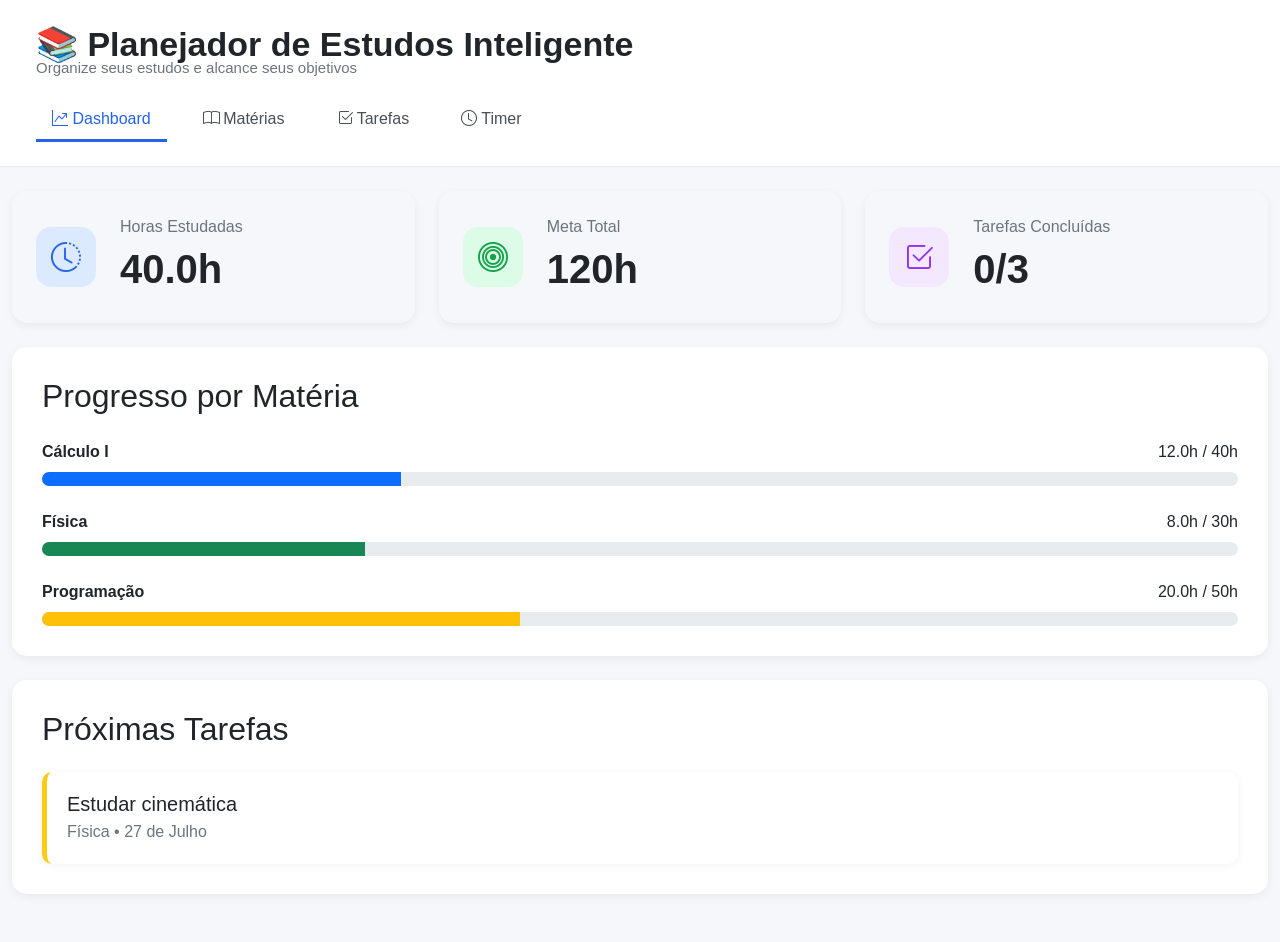
<file: index.html>
<!DOCTYPE html>
<html lang="pt-BR">
<head>
    <meta charset="UTF-8">
    <meta name="viewport" content="width=device-width, initial-scale=1.0">
    <title>Planejador de Estudos Inteligente</title>

    <!-- Bootstrap -->
    <link href="https://cdn.jsdelivr.net/npm/bootstrap@5.3.3/dist/css/bootstrap.min.css" rel="stylesheet">

    <!-- Bootstrap Icons -->
    <link href="https://cdn.jsdelivr.net/npm/bootstrap-icons@1.11.3/font/bootstrap-icons.css" rel="stylesheet">

    <style>

        body{
            background:#f5f7fb;
            font-family: "Segoe UI", sans-serif;
        }

        .navbar-custom{
            background:white;
            border-bottom:1px solid #e9ecef;
        }

        .brand-title{
            font-size:34px;
            font-weight:700;
        }

        .subtitle{
            color:#6c757d;
            margin-top:-8px;
            font-size:15px;
        }

        .menu{
            margin-top:20px;
        }

        .menu .nav-link{
            color:#495057;
            font-weight:500;
            margin-right:20px;
        }

        .menu .nav-link.active{
            color:#2563eb;
            border-bottom:3px solid #2563eb;
        }

        .card-dashboard{
            border:none;
            border-radius:15px;
            box-shadow:0 3px 10px rgba(0,0,0,.06);
        }

        .icon-box{
            width:60px;
            height:60px;
            border-radius:15px;
            display:flex;
            align-items:center;
            justify-content:center;
            font-size:30px;
        }

        .icon-blue{
            background:#dbeafe;
            color:#2563eb;
        }

        .icon-green{
            background:#dcfce7;
            color:#16a34a;
        }

        .icon-purple{
            background:#f3e8ff;
            color:#9333ea;
        }

        .dashboard-number{
            font-size:40px;
            font-weight:bold;
        }

        .section-card{
            background:white;
            border:none;
            border-radius:15px;
            padding:30px;
            box-shadow:0 3px 10px rgba(0,0,0,.06);
        }

        .progress{
            height:14px;
            border-radius:10px;
            background:#e9ecef;
        }

        .task-card{
            border-left:5px solid #facc15;
            background:#fff;
            padding:20px;
            border-radius:10px;
            box-shadow:0 2px 8px rgba(0,0,0,.05);
        }

    </style>

</head>
<body>

<div class="container-fluid p-0">

    <!-- Cabeçalho -->

    <div class="navbar-custom p-4">

        <div class="container-fluid">

            <h2 class="brand-title mb-0">
                📚 Planejador de Estudos Inteligente
            </h2>

            <div class="subtitle">
                Organize seus estudos e alcance seus objetivos
            </div>

            <ul class="nav menu">

                <li class="nav-item">
                    <a class="nav-link active" href="#">
                        <i class="bi bi-graph-up-arrow"></i>
                        Dashboard
                    </a>
                </li>

                <li class="nav-item">
                    <a class="nav-link" href="materias.html">
                        <i class="bi bi-book"></i>
                        Matérias
                    </a>
                </li>

                <li class="nav-item">
                    <a class="nav-link" href="tarefas.html">
                        <i class="bi bi-check2-square"></i>
                        Tarefas
                    </a>
                </li>

                <li class="nav-item">
                    <a class="nav-link" href="pomodoro.html">
                        <i class="bi bi-clock"></i>
                        Timer
                    </a>
                </li>

            </ul>

        </div>

    </div>

    <!-- Conteúdo -->

    <div class="container-fluid mt-4">

        <!-- Cards -->

        <div class="row g-4">

            <div class="col-md-4">

                <div class="card-dashboard p-4">

                    <div class="d-flex align-items-center">

                        <div class="icon-box icon-blue">
                            <i class="bi bi-clock-history"></i>
                        </div>

                        <div class="ms-4">

                            <div class="text-secondary">
                                Horas Estudadas
                            </div>

                            <div class="dashboard-number">
                                40.0h
                            </div>

                        </div>

                    </div>

                </div>

            </div>

            <div class="col-md-4">

                <div class="card-dashboard p-4">

                    <div class="d-flex align-items-center">

                        <div class="icon-box icon-green">
                            <i class="bi bi-bullseye"></i>
                        </div>

                        <div class="ms-4">

                            <div class="text-secondary">
                                Meta Total
                            </div>

                            <div class="dashboard-number">
                                120h
                            </div>

                        </div>

                    </div>

                </div>

            </div>

            <div class="col-md-4">

                <div class="card-dashboard p-4">

                    <div class="d-flex align-items-center">

                        <div class="icon-box icon-purple">
                            <i class="bi bi-check2-square"></i>
                        </div>

                        <div class="ms-4">

                            <div class="text-secondary">
                                Tarefas Concluídas
                            </div>

                            <div class="dashboard-number">
                                0/3
                            </div>

                        </div>

                    </div>

                </div>

            </div>

        </div>

        <!-- Progresso -->

        <div class="section-card mt-4">

            <h2 class="mb-4">
                Progresso por Matéria
            </h2>

            <div class="mb-4">

                <div class="d-flex justify-content-between">

                    <strong>Cálculo I</strong>

                    <span>12.0h / 40h</span>

                </div>

                <div class="progress mt-2">

                    <div class="progress-bar bg-primary"
                         style="width:30%;">
                    </div>

                </div>

            </div>

            <div class="mb-4">

                <div class="d-flex justify-content-between">

                    <strong>Física</strong>

                    <span>8.0h / 30h</span>

                </div>

                <div class="progress mt-2">

                    <div class="progress-bar bg-success"
                         style="width:27%;">
                    </div>

                </div>

            </div>

            <div>

                <div class="d-flex justify-content-between">

                    <strong>Programação</strong>

                    <span>20.0h / 50h</span>

                </div>

                <div class="progress mt-2">

                    <div class="progress-bar bg-warning"
                         style="width:40%;">
                    </div>

                </div>

            </div>

        </div>

        <!-- Próximas tarefas -->

        <div class="section-card mt-4 mb-5">

            <h2 class="mb-4">
                Próximas Tarefas
            </h2>

            <div class="task-card">

                <h5 class="mb-1">
                    Estudar cinemática
                </h5>

                <span class="text-secondary">
                    Física • 27 de Julho
                </span>

            </div>

            

        </div>

    </div>

</div>

<script src="https://cdn.jsdelivr.net/npm/bootstrap@5.3.3/dist/js/bootstrap.bundle.min.js"></script>

</body>
</html>
</file>
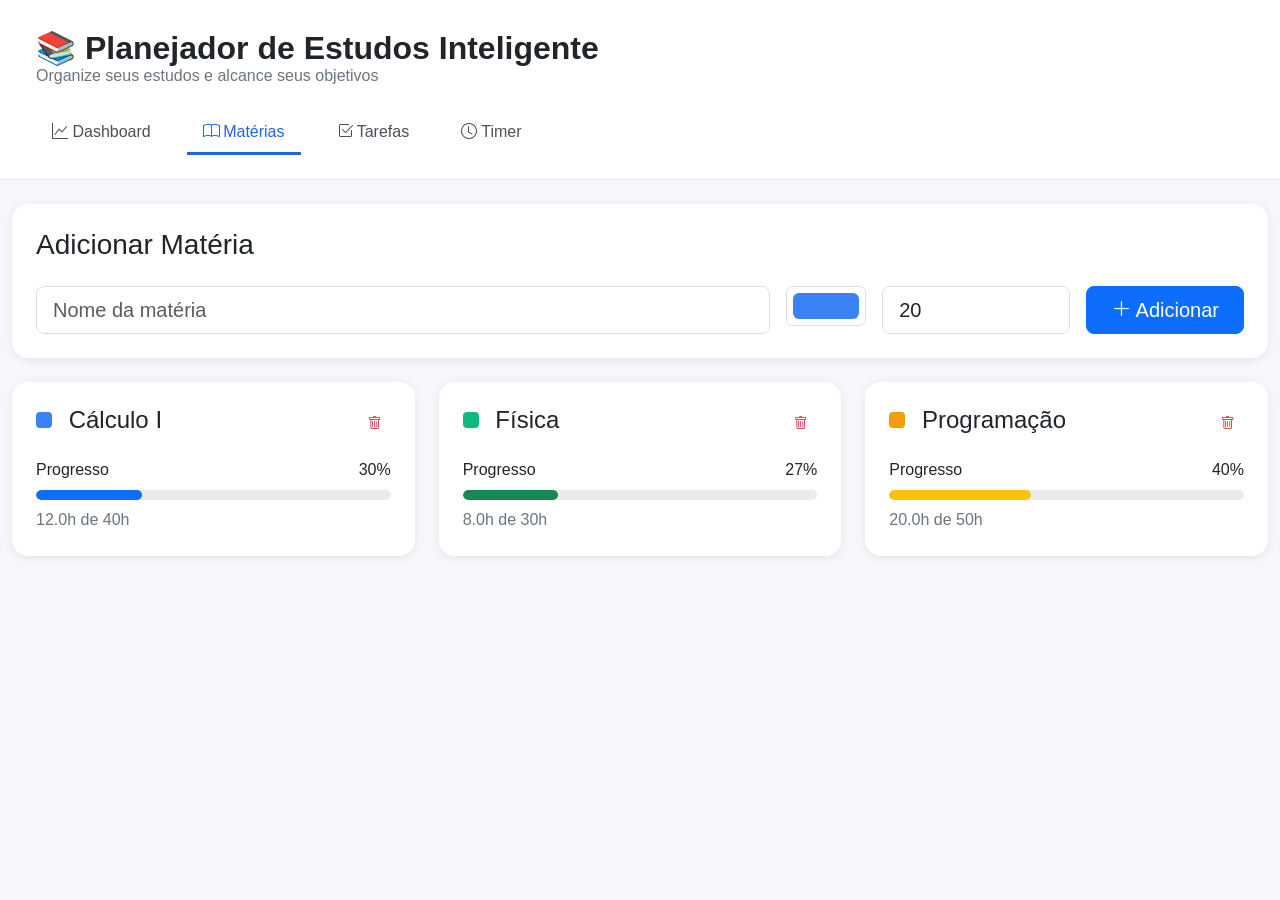
<file: materias.html>
<!DOCTYPE html>
<html lang="pt-BR">
<head>
<meta charset="UTF-8">
<meta name="viewport" content="width=device-width, initial-scale=1.0">

<title>Planejador de Estudos Inteligente</title>

<link href="https://cdn.jsdelivr.net/npm/bootstrap@5.3.3/dist/css/bootstrap.min.css" rel="stylesheet">
<link href="https://cdn.jsdelivr.net/npm/bootstrap-icons@1.11.3/font/bootstrap-icons.css" rel="stylesheet">

<style>

body{
    background:#f5f7fb;
    font-family:'Segoe UI',sans-serif;
}

header{
    background:#fff;
    border-bottom:1px solid #e9ecef;
}

.logo{
    font-size:2rem;
    font-weight:700;
}

.subtitulo{
    color:#6c757d;
    margin-top:-8px;
}

.nav-link{
    color:#495057;
    font-weight:500;
    margin-right:20px;
}

.nav-link.active{
    color:#2563eb !important;
    border-bottom:3px solid #2563eb;
}

.card-custom{
    border:none;
    border-radius:16px;
    box-shadow:0 2px 10px rgba(0,0,0,.08);
}

.progress{
    height:10px;
    background:#e9ecef;
}

.progress-bar{
    border-radius:10px;
}

.materia-icon{
    width:16px;
    height:16px;
    border-radius:4px;
    display:inline-block;
    margin-right:10px;
}

.input-color{
    width:80px;
    height:40px;
}

</style>

</head>
<body>

<header class="p-4">

<div class="container-fluid">

<div class="logo">
📚 Planejador de Estudos Inteligente
</div>

<div class="subtitulo">
Organize seus estudos e alcance seus objetivos
</div>

<ul class="nav mt-4">

<li class="nav-item">
<a class="nav-link" href="#">
<i class="bi bi-graph-up"></i>
Dashboard
</a>
</li>

<li class="nav-item">
<a class="nav-link active" href="materias.html">
<i class="bi bi-book"></i>
Matérias
</a>
</li>

<li class="nav-item">
<a class="nav-link" href="tarefas.html">
<i class="bi bi-check2-square"></i>
Tarefas
</a>
</li>

<li class="nav-item">
<a class="nav-link" href="pomodoro.html">
<i class="bi bi-clock"></i>
Timer
</a>
</li>

</ul>

</div>

</header>

<div class="container-fluid mt-4">

<!-- Adicionar matéria -->

<div class="card card-custom p-4 mb-4">

<h2 class="h3 mb-4">
Adicionar Matéria
</h2>

<div class="row g-3">

<div class="col-lg">
<input
class="form-control form-control-lg"
placeholder="Nome da matéria">
</div>

<div class="col-auto">
<input
type="color"
class="form-control form-control-color input-color"
value="#3b82f6">
</div>

<div class="col-md-2">
<input
class="form-control form-control-lg"
type="number"
value="20">
</div>

<div class="col-auto">

<button class="btn btn-primary btn-lg px-4">

<i class="bi bi-plus-lg"></i>

Adicionar

</button>

</div>

</div>

</div>

<!-- Cards -->

<div class="row g-4">

<!-- Card -->

<div class="col-md-4">

<div class="card card-custom p-4">

<div class="d-flex justify-content-between align-items-center">

<h4>

<span
class="materia-icon"
style="background:#3b82f6">
</span>

Cálculo I

</h4>

<button class="btn btn-sm text-danger">

<i class="bi bi-trash"></i>

</button>

</div>

<div class="mt-3">

<div class="d-flex justify-content-between">

<span>Progresso</span>

<span>30%</span>

</div>

<div class="progress mt-2">

<div
class="progress-bar bg-primary"
style="width:30%">
</div>

</div>

<div class="text-secondary mt-2">

12.0h de 40h

</div>

</div>

</div>

</div>

<!-- Física -->

<div class="col-md-4">

<div class="card card-custom p-4">

<div class="d-flex justify-content-between align-items-center">

<h4>

<span
class="materia-icon"
style="background:#10b981">
</span>

Física

</h4>

<button class="btn btn-sm text-danger">

<i class="bi bi-trash"></i>

</button>

</div>

<div class="mt-3">

<div class="d-flex justify-content-between">

<span>Progresso</span>

<span>27%</span>

</div>

<div class="progress mt-2">

<div
class="progress-bar bg-success"
style="width:27%">
</div>

</div>

<div class="text-secondary mt-2">

8.0h de 30h

</div>

</div>

</div>

</div>

<!-- Programação -->

<div class="col-md-4">

<div class="card card-custom p-4">

<div class="d-flex justify-content-between align-items-center">

<h4>

<span
class="materia-icon"
style="background:#f59e0b">
</span>

Programação

</h4>

<button class="btn btn-sm text-danger">

<i class="bi bi-trash"></i>

</button>

</div>

<div class="mt-3">

<div class="d-flex justify-content-between">

<span>Progresso</span>

<span>40%</span>

</div>

<div class="progress mt-2">

<div
class="progress-bar bg-warning"
style="width:40%">
</div>

</div>

<div class="text-secondary mt-2">

20.0h de 50h

</div>

</div>

</div>

</div>

</div>

</div>

<script src="https://cdn.jsdelivr.net/npm/bootstrap@5.3.3/dist/js/bootstrap.bundle.min.js"></script>

</body>
</html>
</file>
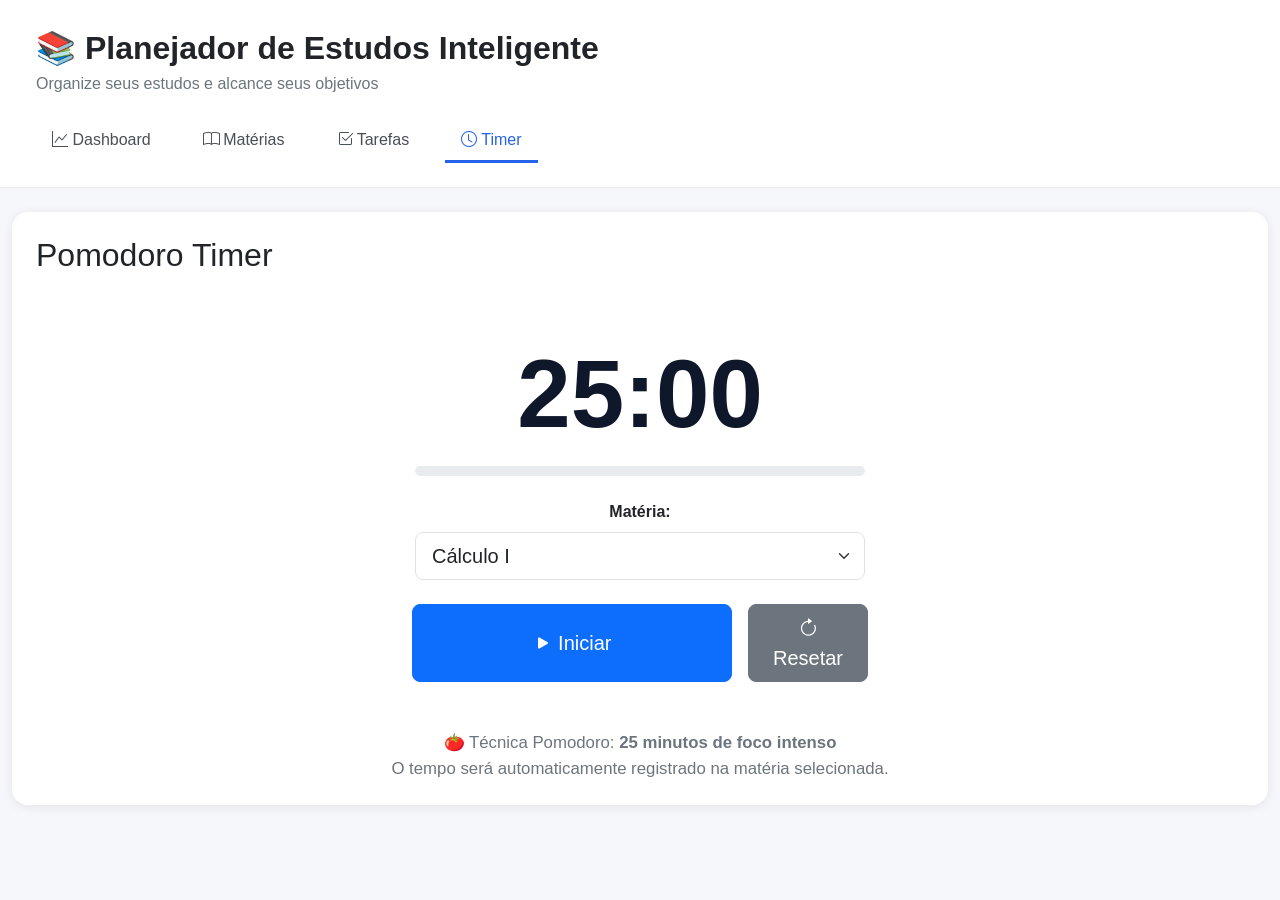
<file: pomodoro.html>
<!DOCTYPE html>
<html lang="pt-BR">
<head>

<meta charset="UTF-8">
<meta name="viewport" content="width=device-width, initial-scale=1">

<title>Planejador de Estudos - Timer</title>

<link href="https://cdn.jsdelivr.net/npm/bootstrap@5.3.3/dist/css/bootstrap.min.css" rel="stylesheet">
<link href="https://cdn.jsdelivr.net/npm/bootstrap-icons@1.11.3/font/bootstrap-icons.css" rel="stylesheet">

<style>

body{
    background:#f5f7fb;
    font-family:'Segoe UI',sans-serif;
}

header{
    background:#fff;
    border-bottom:1px solid #e9ecef;
}

.logo{
    font-size:2rem;
    font-weight:700;
}

.subtitle{
    color:#6c757d;
}

.nav-link{
    color:#495057;
    font-weight:500;
    margin-right:20px;
}

.nav-link.active{
    color:#2563eb !important;
    border-bottom:3px solid #2563eb;
}

.card-custom{

    background:#fff;
    border:none;
    border-radius:16px;
    box-shadow:0 2px 12px rgba(0,0,0,.08);

}

.timer{

    font-size:6rem;
    font-weight:700;
    color:#0f172a;

}

.progress{

    height:10px;
    width:450px;
    margin:auto;
    border-radius:10px;

}

.info{

    color:#6c757d;
    font-size:1.05rem;

}

.btn-start{

    width:320px;

}

.btn-reset{

    width:120px;

}

</style>

</head>

<body>

<header class="p-4">

<div class="container-fluid">

<div class="logo">
📚 Planejador de Estudos Inteligente
</div>

<div class="subtitle">
Organize seus estudos e alcance seus objetivos
</div>

<ul class="nav mt-4">

<li class="nav-item">
<a class="nav-link" href="index.html">
<i class="bi bi-graph-up"></i>
Dashboard
</a>
</li>

<li class="nav-item">
<a class="nav-link" href="materias.html">
<i class="bi bi-book"></i>
Matérias
</a>
</li>

<li class="nav-item">
<a class="nav-link" href="tarefas.html">
<i class="bi bi-check2-square"></i>
Tarefas
</a>
</li>

<li class="nav-item">
<a class="nav-link active" href="pomodoro.html">
<i class="bi bi-clock"></i>
Timer
</a>
</li>

</ul>

</div>

</header>

<div class="container-fluid mt-4">

<div class="card card-custom p-4">

<h2 class="mb-5">

Pomodoro Timer

</h2>

<div class="text-center">

<div class="timer">

25:00

</div>

<div class="progress mb-4">

<div class="progress-bar bg-primary"
style="width:0%">
</div>

</div>

<div class="mx-auto" style="max-width:450px;">

<label class="form-label fw-semibold">

Matéria:

</label>

<select class="form-select form-select-lg">

<option>Cálculo I</option>
<option>Física</option>
<option>Programação</option>

</select>

</div>

<div class="mt-4 d-flex justify-content-center gap-3">

<button class="btn btn-primary btn-lg btn-start">

<i class="bi bi-play-fill"></i>

Iniciar

</button>

<button class="btn btn-secondary btn-lg btn-reset">

<i class="bi bi-arrow-clockwise"></i>

Resetar

</button>

</div>

<div class="mt-5 info">

🍅 Técnica Pomodoro:
<strong>25 minutos de foco intenso</strong>

</div>

<div class="info">

O tempo será automaticamente registrado na matéria selecionada.

</div>

</div>

</div>

</div>

<script src="https://cdn.jsdelivr.net/npm/bootstrap@5.3.3/dist/js/bootstrap.bundle.min.js"></script>

</body>
</html>
</file>
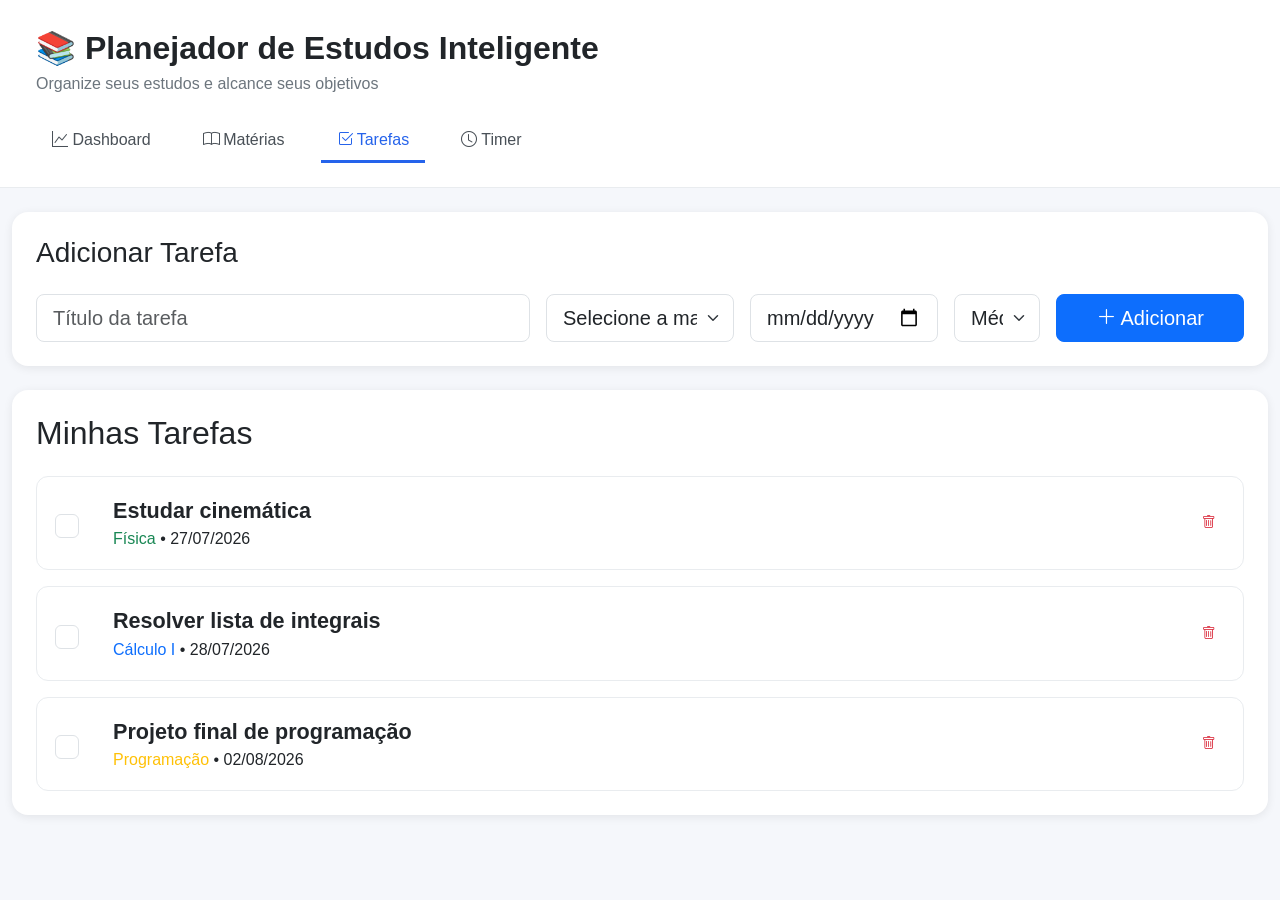
<file: tarefas.html>
<!DOCTYPE html>
<html lang="pt-BR">
<head>
<meta charset="UTF-8">
<meta name="viewport" content="width=device-width, initial-scale=1">

<title>Planejador de Estudos</title>

<link href="https://cdn.jsdelivr.net/npm/bootstrap@5.3.3/dist/css/bootstrap.min.css" rel="stylesheet">
<link href="https://cdn.jsdelivr.net/npm/bootstrap-icons@1.11.3/font/bootstrap-icons.css" rel="stylesheet">

<style>

body{
    background:#f5f7fb;
    font-family:"Segoe UI",sans-serif;
}

header{
    background:#fff;
    border-bottom:1px solid #e9ecef;
}

.logo{
    font-size:2rem;
    font-weight:700;
}

.subtitle{
    color:#6c757d;
}

.nav-link{
    color:#495057;
    font-weight:500;
    margin-right:20px;
}

.nav-link.active{
    color:#2563eb !important;
    border-bottom:3px solid #2563eb;
}

.card-custom{
    border:none;
    border-radius:16px;
    box-shadow:0 2px 10px rgba(0,0,0,.08);
}

.task-card{

    background:#fff;
    border:1px solid #e9ecef;
    border-radius:12px;
    padding:18px;
    transition:.2s;

}

.task-card:hover{

    box-shadow:0 4px 15px rgba(0,0,0,.08);

}

.priority{

    width:4px;
    border-radius:4px;
    margin-right:14px;

}

.priority-media{
    background:#f4b400;
}

.priority-alta{
    background:#ef4444;
}

.priority-baixa{
    background:#22c55e;
}

.task-title{

    font-size:1.35rem;
    font-weight:600;

}

.subject{

    font-weight:500;

}

</style>

</head>
<body>

<header class="p-4">

<div class="container-fluid">

<div class="logo">
📚 Planejador de Estudos Inteligente
</div>

<div class="subtitle">
Organize seus estudos e alcance seus objetivos
</div>

<ul class="nav mt-4">

<li class="nav-item">
<a class="nav-link" href="index.html">
<i class="bi bi-graph-up"></i>
Dashboard
</a>
</li>

<li class="nav-item">
<a class="nav-link" href="materias.html">
<i class="bi bi-book"></i>
Matérias
</a>
</li>

<li class="nav-item">
<a class="nav-link active" href="tarefas.html">
<i class="bi bi-check2-square"></i>
Tarefas
</a>
</li>

<li class="nav-item">
<a class="nav-link" href="pomodoro.html">
<i class="bi bi-clock"></i>
Timer
</a>
</li>

</ul>

</div>

</header>

<div class="container-fluid mt-4">

<!-- Adicionar -->

<div class="card card-custom p-4 mb-4">

<h2 class="h3 mb-4">
Adicionar Tarefa
</h2>

<div class="row g-3">

<div class="col-lg-5">

<input
class="form-control form-control-lg"
placeholder="Título da tarefa">

</div>

<div class="col-lg-2">

<select class="form-select form-select-lg">

<option>Selecione a matéria</option>
<option>Cálculo I</option>
<option>Física</option>
<option>Programação</option>

</select>

</div>

<div class="col-lg-2">

<input
type="date"
class="form-control form-control-lg">

</div>

<div class="col-lg-1">

<select class="form-select form-select-lg">

<option>Baixa</option>
<option selected>Média</option>
<option>Alta</option>

</select>

</div>

<div class="col-lg-2 d-grid">

<button class="btn btn-primary btn-lg">

<i class="bi bi-plus-lg"></i>

Adicionar

</button>

</div>

</div>

</div>

<!-- Lista -->

<div class="card card-custom p-4">

<h2 class="mb-4">
Minhas Tarefas
</h2>

<!-- Item -->

<div class="task-card d-flex align-items-center mb-3">

<div>

<input
class="form-check-input fs-4"
type="checkbox">

</div>

<div class="priority priority-media ms-3"></div>

<div class="flex-grow-1">

<div class="task-title">

Estudar cinemática

</div>

<div>

<span class="subject text-success">
Física
</span>

•

27/07/2026

</div>

</div>

<button class="btn btn-sm text-danger">

<i class="bi bi-trash"></i>

</button>

</div>

<!-- Item -->

<div class="task-card d-flex align-items-center mb-3">

<div>

<input
class="form-check-input fs-4"
type="checkbox">

</div>

<div class="priority priority-alta ms-3"></div>

<div class="flex-grow-1">

<div class="task-title">

Resolver lista de integrais

</div>

<div>

<span class="subject text-primary">
Cálculo I
</span>

•

28/07/2026

</div>

</div>

<button class="btn btn-sm text-danger">

<i class="bi bi-trash"></i>

</button>

</div>

<!-- Item -->

<div class="task-card d-flex align-items-center">

<div>

<input
class="form-check-input fs-4"
type="checkbox">

</div>

<div class="priority priority-alta ms-3"></div>

<div class="flex-grow-1">

<div class="task-title">

Projeto final de programação

</div>

<div>

<span class="subject text-warning">
Programação
</span>

•

02/08/2026

</div>

</div>

<button class="btn btn-sm text-danger">

<i class="bi bi-trash"></i>

</button>

</div>

</div>

</div>

<script src="https://cdn.jsdelivr.net/npm/bootstrap@5.3.3/dist/js/bootstrap.bundle.min.js"></script>

</body>
</html>
</file>
